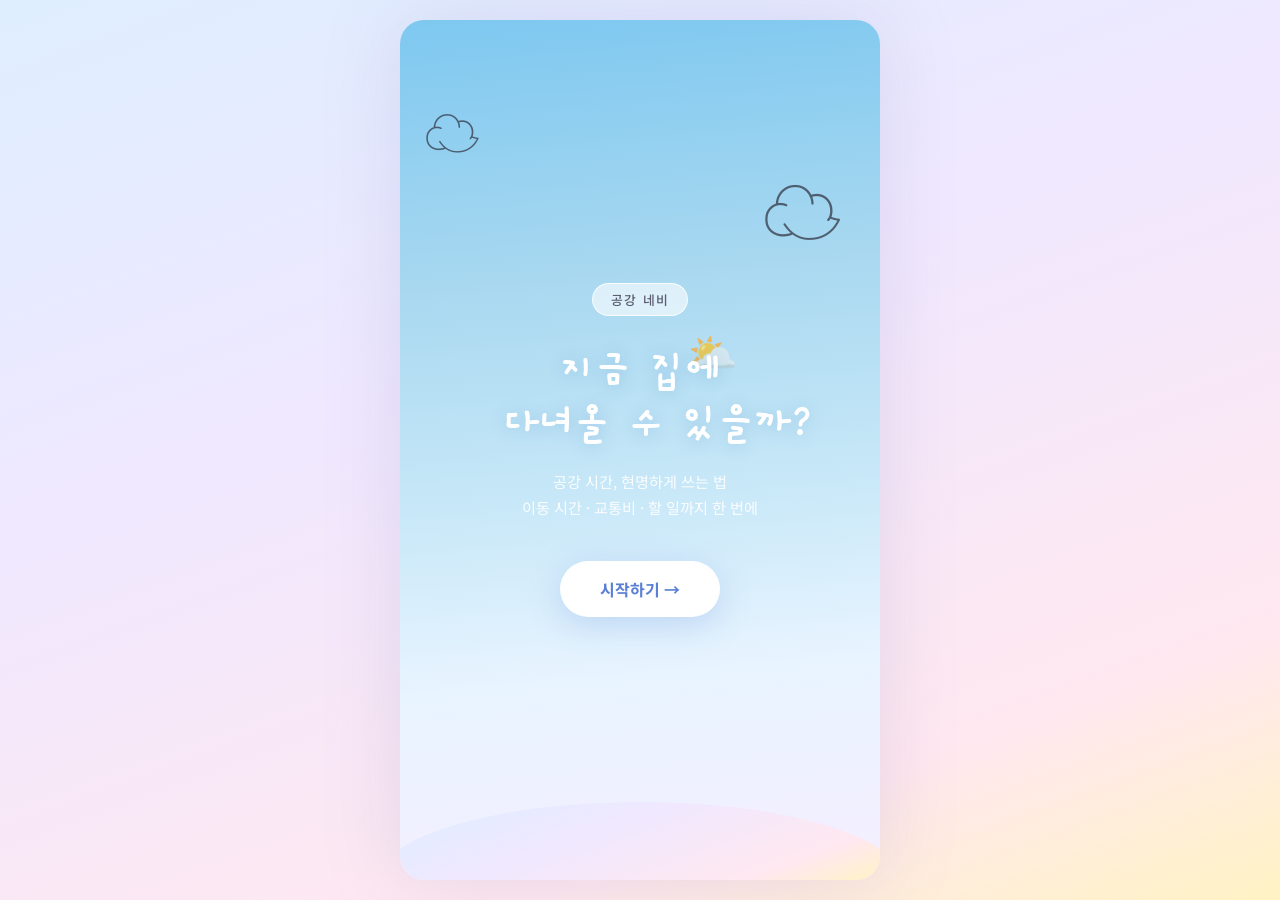
<file: index.html>
<!DOCTYPE html>
<style>
body { background: red; }
</style>
<html lang="ko">
<head>
  <meta charset="UTF-8" />
  <meta name="viewport" content="width=device-width, initial-scale=1.0" />
  <title>공강 네비 🌤️</title>
  <link rel="stylesheet" href="style.css" />
  <link rel="preconnect" href="https://fonts.googleapis.com" />
  <link href="https://fonts.googleapis.com/css2?family=Gaegu:wght@300;400;700&family=Noto+Sans+KR:wght@300;400;500;700&display=swap" rel="stylesheet" />
</head>
<body>

  <div id="screen-onboarding" class="screen active">
    <div class="onboarding-bg">
      <div class="cloud cloud-1">☁️</div>
      <div class="cloud cloud-2">☁️</div>
      <div class="cloud cloud-3">⛅</div>
    </div>
    <div class="onboarding-content">
      <div class="logo-badge">공강 네비</div>
      <h1 class="hero-title">지금 집에<br/><span class="hero-nowrap">다녀올 수 있을까?</span></h1>
      <p class="hero-sub">공강 시간, 현명하게 쓰는 법<br/>이동 시간 · 교통비 · 할 일까지 한 번에</p>
      <button class="btn-start" onclick="goTo('home')">시작하기 →</button>
    </div>
    <div class="wave-bottom"></div>
  </div>

  <div id="screen-app" class="screen">
    <header class="top-bar">
      <div class="top-bar-inner">
        <span class="app-logo">🌤️ 공강 네비</span>
        <div class="top-bar-right">
          <!-- 실시간 타이머 -->
          <div class="live-timer" id="live-timer">
            <span class="timer-icon">⏱️</span>
            <span id="timer-display">--:--:--</span>
            <div class="timer-controls">
              <button class="timer-btn" id="timer-toggle-btn" onclick="toggleTimer()">▶</button>
              <button class="timer-btn" onclick="resetTimer()">↺</button>
            </div>
          </div>
          <div class="meal-badge" id="meal-status" onclick="toggleMeal()">
            <span id="meal-icon">🍚</span>
            <span id="meal-label">식사 전</span>
          </div>
        </div>
      </div>
      <!-- 공강 남은 시간 프로그레스 -->
      <div class="free-time-progress-bar" id="progress-bar-wrap">
        <div class="progress-track">
          <div class="progress-fill" id="progress-fill"></div>
        </div>
        <span class="progress-label" id="progress-label">공강 시간을 입력하세요</span>
      </div>
    </header>

    <main class="page-container">

      <!-- ── HOME ── -->
      <div id="page-home" class="page active">
        <div class="greeting-card">
          <p class="greeting-time" id="greeting-time"></p>
          <p class="greeting-msg" id="greeting-msg"></p>
        </div>

        <div class="summary-row">
          <div class="summary-card" onclick="goTo('travel')">
            <div class="summary-icon">🚌</div>
            <div class="summary-label">이동 계산</div>
            <div class="summary-sub">왕복 시간·요금</div>
          </div>
          <div class="summary-card" onclick="goTo('nearby')">
            <div class="summary-icon">📍</div>
            <div class="summary-label">주변 장소</div>
            <div class="summary-sub">카페·편의점·스터디</div>
          </div>
          <div class="summary-card" onclick="goTo('tasks')">
            <div class="summary-icon">📋</div>
            <div class="summary-label">할 일</div>
            <div class="summary-sub">위치별 우선순위</div>
          </div>
        </div>

        <!-- 최적 스케줄 추천 (홈 요약) -->
        <div id="home-schedule-banner" class="schedule-banner hidden">
          <div class="schedule-banner-title">✨ 지금 공강 추천 스케줄</div>
          <div id="home-schedule-list" class="schedule-banner-list"></div>
          <button class="schedule-more-btn" onclick="goTo('tasks')">자세히 보기 →</button>
        </div>

        <div class="section-title">오늘의 긴급 할 일</div>
        <div id="home-task-preview" class="task-preview-list"></div>

        <div id="home-result-banner" class="result-banner hidden">
          <div class="result-verdict" id="result-verdict-text"></div>
          <div class="result-detail" id="result-detail-text"></div>
        </div>
      </div>

      <!-- ── TRAVEL & COST ── -->
      <div id="page-travel" class="page">
        <div class="page-header">
          <h2>🚌 이동 시간 & 교통비</h2>
          <p class="page-desc">공강 시간에 집에 다녀올 수 있는지 계산해요</p>
        </div>

        <div class="card">
          <label class="input-label">📍 출발지 (현재 위치)</label>
          <input type="text" id="from-place" class="input-field" list="place-options" placeholder="예: 숭실대입구역" value="숭실대입구역" />

          <label class="input-label">🏠 도착지</label>
          <input type="text" id="to-place" class="input-field" list="place-options" placeholder="예: 부개역" value="부개역" />

          <datalist id="place-options"></datalist>

          <div class="route-actions">
            <button class="mini-btn" type="button" onclick="saveCurrentRoute()">출발지/도착지 저장</button>
            <button class="mini-btn secondary" type="button" onclick="swapPlaces()">출발·도착 바꾸기</button>
          </div>

          <label class="input-label">🔎 저장/더미 경로 검색</label>
          <input type="search" id="route-search" class="input-field" placeholder="예: 숭실대입구역, 부개역, 학교" oninput="renderRouteLibrary()" />
          <div id="saved-route-list" class="route-list"></div>
          <div id="route-data-note" class="route-note"></div>

          <label class="input-label">🚌 이동 수단</label>
          <div class="transport-pills">
            <button class="pill active" data-transport="bus" onclick="selectTransport(this)">🚌 버스</button>
            <button class="pill" data-transport="subway" onclick="selectTransport(this)">🚇 지하철</button>
            <button class="pill" data-transport="walk" onclick="selectTransport(this)">🚶 도보</button>
            <button class="pill" data-transport="taxi" onclick="selectTransport(this)">🚕 택시</button>
          </div>

          <label class="input-label">⏱️ 공강 시간 (분)</label>
          <input type="number" id="free-minutes" class="input-field" placeholder="예: 90" min="10" max="300" oninput="syncFreeMinutes('travel')" />

          <label class="input-label">🏠 집에서 머무르는 시간 (분)</label>
          <input type="number" id="home-stay" class="input-field" placeholder="예: 30" min="0" max="120" value="30" />

          <button class="btn-calc" onclick="calcTravel()">계산하기 ✨</button>
        </div>

        <div id="travel-result" class="result-card hidden">
          <div class="result-header" id="travel-verdict"></div>
          <div class="route-summary" id="route-summary"></div>

          <div class="result-grid">
            <div class="result-item">
              <div class="result-item-icon">🕐</div>
              <div class="result-item-label">편도 시간</div>
              <div class="result-item-val" id="r-one-way"></div>
            </div>
            <div class="result-item">
              <div class="result-item-icon">🔄</div>
              <div class="result-item-label">왕복 시간</div>
              <div class="result-item-val" id="r-round-trip"></div>
            </div>
            <div class="result-item">
              <div class="result-item-icon">💰</div>
              <div class="result-item-label">왕복 요금</div>
              <div class="result-item-val" id="r-cost"></div>
            </div>
            <div class="result-item">
              <div class="result-item-icon">🏠</div>
              <div class="result-item-label">여유 시간</div>
              <div class="result-item-val" id="r-margin"></div>
            </div>
          </div>

          <div class="suggestion-box" id="travel-suggestion"></div>

          <div class="result-preview-grid">
            <div class="preview-panel">
              <div class="preview-title">할 일 미리보기</div>
              <div id="result-task-preview" class="preview-list"></div>
            </div>
            <div class="preview-panel">
              <div class="preview-title">출발지 주변 추천</div>
              <div id="result-nearby-preview" class="preview-list"></div>
            </div>
          </div>
        </div>

        <div class="card" style="margin-top:16px;">
          <div class="section-title" style="margin:0 0 12px">💳 선택 경로 교통비 상세</div>
          <div class="cost-row">
            <span id="cost-row-1-label">기본요금</span><span class="cost-val" id="cost-row-1-val">—</span>
          </div>
          <div class="cost-row">
            <span id="cost-row-2-label">거리/환승 반영</span><span class="cost-val" id="cost-row-2-val">—</span>
          </div>
          <div class="cost-row">
            <span id="cost-row-3-label">데이터 출처</span><span class="cost-val" id="cost-row-3-val">더미 데이터</span>
          </div>
          <div class="cost-row total">
            <span>예상 왕복 합계</span><span class="cost-val" id="cost-total-display">—</span>
          </div>
          <p class="cost-note">* 실제 요금은 거리·환승에 따라 달라질 수 있어요</p>
        </div>
      </div>

      <!-- ── NEARBY ── -->
      <div id="page-nearby" class="page">
        <div class="page-header">
          <h2>📍 주변 편의시설</h2>
          <p class="page-desc">출발지 주변에서 공강 시간을 보낼 장소를 추천해요</p>
        </div>

        <div class="filter-row">
          <button class="filter-btn active" data-cat="all" onclick="filterNearby(this, 'all')">전체</button>
          <button class="filter-btn" data-cat="cafe" onclick="filterNearby(this, 'cafe')">☕ 카페</button>
          <button class="filter-btn" data-cat="study" onclick="filterNearby(this, 'study')">📚 스터디</button>
          <button class="filter-btn" data-cat="convenience" onclick="filterNearby(this, 'convenience')">🏪 편의점</button>
          <button class="filter-btn" data-cat="food" onclick="filterNearby(this, 'food')">🍜 식당</button>
        </div>

        <div class="free-time-bar">
          <span id="nearby-origin-label">⏱️ 출발지 주변 · 남은 공강</span>
          <input type="number" id="nearby-free-min" class="inline-input" value="60" min="10" max="300" oninput="syncFreeMinutes('nearby')" />
          <span>분</span>
        </div>

        <div id="nearby-list" class="nearby-grid"></div>
      </div>

      <!-- ── TASKS ── -->
      <div id="page-tasks" class="page">
        <div class="page-header">
          <h2>📋 위치별 할 일</h2>
          <p class="page-desc">장소에 따라 할 일을 관리하고 최적 스케줄을 확인해요</p>
        </div>

        <!-- 최적 스케줄 추천 섹션 -->
        <div class="schedule-section" id="schedule-section">
          <div class="schedule-header">
            <span class="schedule-header-title">✨ 공강 최적 스케줄</span>
            <div class="schedule-free-input">
              <span>남은 공강</span>
              <input type="number" id="schedule-free-min" class="inline-input" value="90" min="10" max="300" oninput="renderSchedule()" />
              <span>분</span>
            </div>
          </div>
          <div id="schedule-tabs" class="schedule-tabs">
            <button class="stab active" data-mode="priority" onclick="switchScheduleTab(this,'priority')">🔥 우선순위</button>
            <button class="stab" data-mode="fit" onclick="switchScheduleTab(this,'fit')">⚡ 시간 최적</button>
            <button class="stab" data-mode="balance" onclick="switchScheduleTab(this,'balance')">⚖️ 균형</button>
          </div>
          <div id="schedule-result" class="schedule-result"></div>
        </div>

        <!-- 실시간 타이머 연동 현황 -->
        <div class="timer-status-bar" id="timer-status-bar">
          <span id="timer-status-text">⏱️ 타이머를 시작하면 남은 공강이 실시간으로 줄어들어요</span>
          <button class="timer-status-btn" onclick="toggleTimer()">▶ 시작</button>
        </div>

        <div class="card add-task-card">
          <div class="section-title" style="margin:0 0 12px">➕ 할 일 추가</div>
          <input type="text" id="task-title" class="input-field" placeholder="할 일을 입력하세요" />

          <label class="input-label">📍 장소</label>
          <div class="transport-pills">
            <button class="pill active" data-loc="home" onclick="selectLoc(this)">🏠 집</button>
            <button class="pill" data-loc="school" onclick="selectLoc(this)">🏫 학교</button>
            <button class="pill" data-loc="anywhere" onclick="selectLoc(this)">🌍 어디서나</button>
          </div>

          <label class="input-label">🔥 우선순위</label>
          <div class="priority-pills">
            <button class="priority-pill urgent active" data-pri="urgent" onclick="selectPri(this)">긴급</button>
            <button class="priority-pill high" data-pri="high" onclick="selectPri(this)">높음</button>
            <button class="priority-pill mid" data-pri="mid" onclick="selectPri(this)">보통</button>
            <button class="priority-pill low" data-pri="low" onclick="selectPri(this)">낮음</button>
          </div>

          <label class="input-label">⏳ 소요 시간 (분)</label>
          <input type="number" id="task-duration" class="input-field" placeholder="예: 30" min="5" max="300" value="30" />

          <label class="input-label">📅 마감일 (선택)</label>
          <input type="date" id="task-due" class="input-field" />

          <label class="input-label">🍽️ 식사 후 해야 하나요?</label>
          <div class="transport-pills">
            <button class="pill active" data-meal="any" onclick="selectMealReq(this)">상관없음</button>
            <button class="pill" data-meal="after" onclick="selectMealReq(this)">식사 후</button>
            <button class="pill" data-meal="before" onclick="selectMealReq(this)">식사 전</button>
          </div>

          <button class="btn-calc" onclick="addTask()">추가하기 ✅</button>
        </div>

        <div class="section-title">📍 현재 위치별 할 일</div>
        <div class="location-tabs">
          <button class="loc-tab active" data-loc="all" onclick="switchLocTab(this, 'all')">전체</button>
          <button class="loc-tab" data-loc="home" onclick="switchLocTab(this, 'home')">🏠 집</button>
          <button class="loc-tab" data-loc="school" onclick="switchLocTab(this, 'school')">🏫 학교</button>
          <button class="loc-tab" data-loc="anywhere" onclick="switchLocTab(this, 'anywhere')">🌍 어디서나</button>
        </div>

        <div id="task-list" class="task-list"></div>
      </div>

    </main>

    <nav class="bottom-nav">
      <button class="nav-btn active" data-page="home" onclick="goTo('home')">
        <span class="nav-icon">🏠</span>
        <span class="nav-label">홈</span>
      </button>
      <button class="nav-btn" data-page="travel" onclick="goTo('travel')">
        <span class="nav-icon">🚌</span>
        <span class="nav-label">이동</span>
      </button>
      <button class="nav-btn" data-page="nearby" onclick="goTo('nearby')">
        <span class="nav-icon">📍</span>
        <span class="nav-label">주변</span>
      </button>
      <button class="nav-btn" data-page="tasks" onclick="goTo('tasks')">
        <span class="nav-icon">📋</span>
        <span class="nav-label">할 일</span>
      </button>
    </nav>
  </div>

  <script src="app.js"></script>
</body>
</html>
</file>
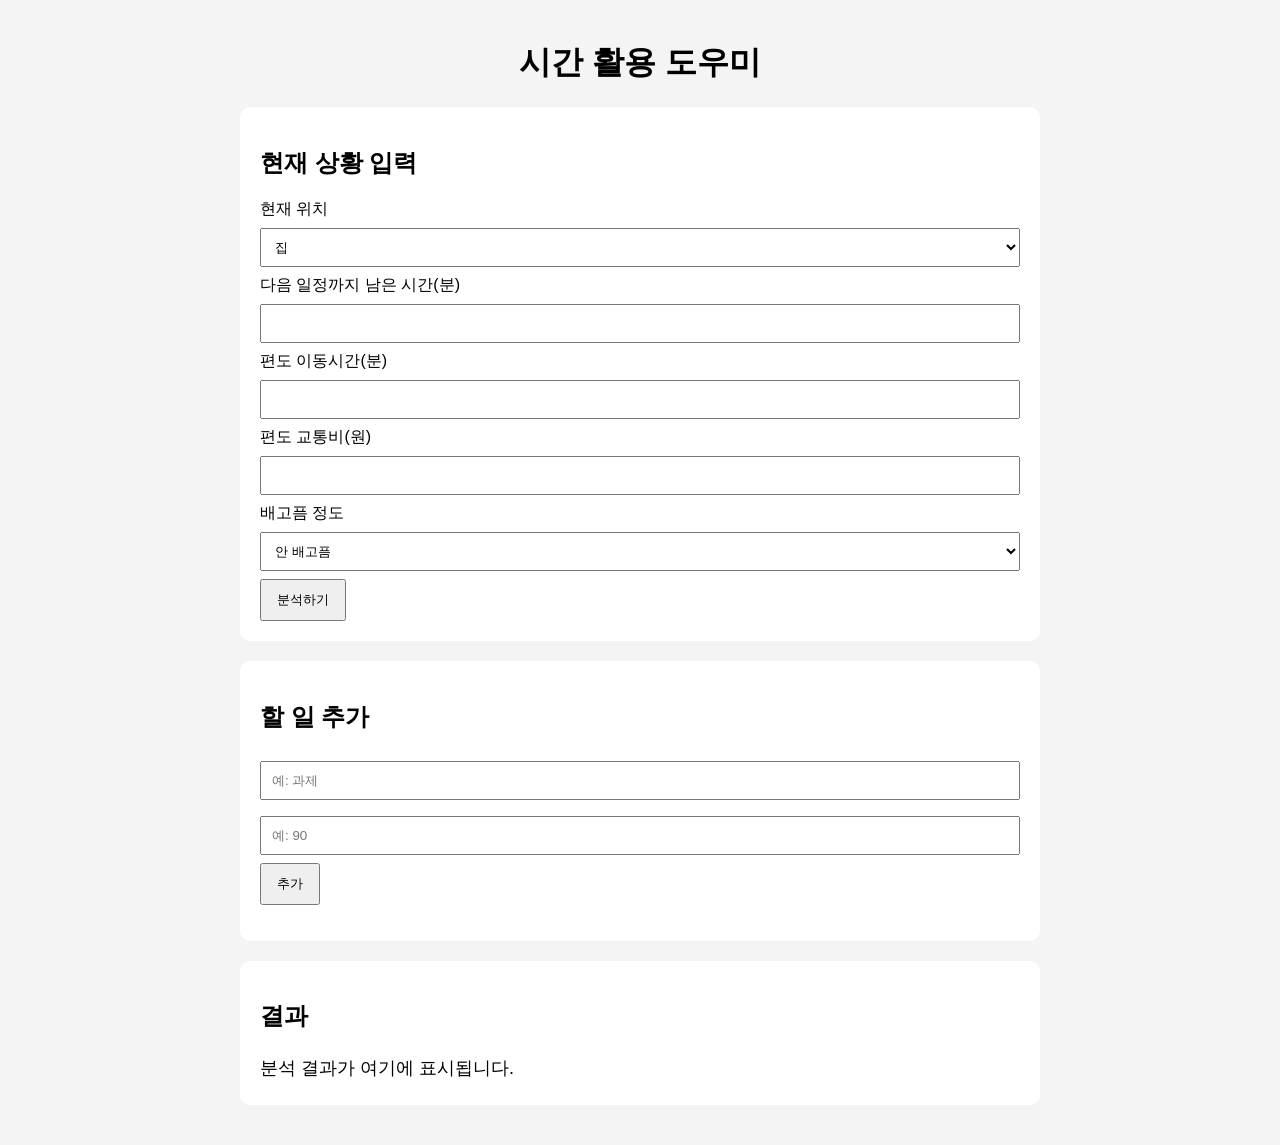
<file: assignment.html>
<!DOCTYPE html>
<html lang="ko">
<head>
<meta charset="UTF-8">
<meta name="viewport" content="width=device-width, initial-scale=1.0">
<title>시간 활용 도우미</title>

<style>
body{
    font-family: Arial, sans-serif;
    max-width: 800px;
    margin: auto;
    padding: 20px;
    background-color: #f4f4f4;
}

h1{
    text-align:center;
}

.card{
    background:white;
    padding:20px;
    margin:20px 0;
    border-radius:10px;
}

input, select{
    width:100%;
    padding:10px;
    margin:8px 0;
    box-sizing:border-box;
}

button{
    padding:10px 15px;
    cursor:pointer;
}

#result{
    font-size:18px;
    line-height:1.8;
}
</style>
</head>

<body>

<h1>시간 활용 도우미</h1>

<div class="card">

<h2>현재 상황 입력</h2>

<label>현재 위치</label>
<select id="location">
    <option>집</option>
    <option>학교</option>
    <option>알바</option>
</select>

<label>다음 일정까지 남은 시간(분)</label>
<input type="number" id="freeTime">

<label>편도 이동시간(분)</label>
<input type="number" id="travelTime">

<label>편도 교통비(원)</label>
<input type="number" id="cost">

<label>배고픔 정도</label>
<select id="hungry">
    <option>안 배고픔</option>
    <option>보통</option>
    <option>배고픔</option>
</select>

<button onclick="analyze()">분석하기</button>

</div>

<div class="card">

<h2>할 일 추가</h2>

<input type="text" id="taskName" placeholder="예: 과제">
<input type="number" id="taskTime" placeholder="예: 90">

<button onclick="addTask()">추가</button>

<ul id="taskList"></ul>

</div>

<div class="card">

<h2>결과</h2>

<div id="result">
분석 결과가 여기에 표시됩니다.
</div>

</div>

<script>

let tasks = [];

function addTask(){

    let name =
    document.getElementById("taskName").value;

    let time =
    Number(document.getElementById("taskTime").value);

    if(name === "" || time <= 0){
        return;
    }

    tasks.push({
        name:name,
        time:time
    });

    renderTasks();

    document.getElementById("taskName").value="";
    document.getElementById("taskTime").value="";
}

function renderTasks(){

    let list =
    document.getElementById("taskList");

    list.innerHTML="";

    for(let task of tasks){

        list.innerHTML +=
        `<li>${task.name} (${task.time}분)</li>`;
    }
}

function analyze(){

    let free =
    Number(document.getElementById("freeTime").value);

    let travel =
    Number(document.getElementById("travelTime").value);

    let cost =
    Number(document.getElementById("cost").value);

    let hungry =
    document.getElementById("hungry").value;

    let realTime =
    free - (travel * 2);

    let meal = "불필요";

    if(hungry === "배고픔"){
        realTime -= 30;
        meal = "권장";
    }

    let possible = [];

    for(let task of tasks){

        if(task.time <= realTime){
            possible.push(task.name);
        }
    }

    document.getElementById("result").innerHTML =

    `
    실제 활용 가능 시간 : <b>${realTime}</b>분<br><br>

    예상 왕복 교통비 : <b>${cost*2}</b>원<br><br>

    식사 여부 : <b>${meal}</b><br><br>

    가능한 활동 :<br>
    ${possible.length ? possible.join("<br>") : "추천 활동 없음"}
    `;
}

</script>

</body>
</html>
</file>
<file: style.css>
:root {
  --sky-blue: #b8d9f5;
  --sky-light: #deeeff;
  --cloud-white: #f5f0ff;
  --mint: #c8edd9;
  --peach: #ffddd2;
  --lavender: #e8deff;
  --yellow-soft: #fff3c4;
  --coral: #ffb3a0;
  --green-soft: #a8d8b9;
  --text-dark: #2d2d3a;
  --text-mid: #5c5c72;
  --text-light: #9898b0;
  --card-bg: rgba(255,255,255,0.82);
  --card-blur: blur(14px);
  --border-soft: rgba(180,180,220,0.25);
  --shadow: 0 4px 24px rgba(120,120,180,0.12);
  --shadow-lg: 0 8px 40px rgba(100,100,180,0.18);
  --radius: 20px;
  --radius-sm: 12px;
  --font-display: 'Gaegu', cursive;
  --font-body: 'Noto Sans KR', sans-serif;
}

*, *::before, *::after { box-sizing: border-box; margin: 0; padding: 0; }

html, body {
  height: 100%;
}

body {
  font-family: var(--font-body);
  background: linear-gradient(160deg, #deeeff 0%, #f0e8ff 40%, #ffe8f0 80%, #fff3c4 100%);
  background-attachment: fixed;
  min-height: 100vh;
  color: var(--text-dark);
  overflow-x: hidden;
  display: flex;
  flex-direction: column;
  align-items: center;
}

/* ── SCREENS ── */
.screen {
  display: none;
  width: 100%;
  max-width: 480px;
  min-height: 100vh;
  flex-direction: column;
  position: relative;
  box-shadow: 0 0 80px rgba(120,120,180,0.18);
}
.screen.active {
  display: flex;
}

/* ── ONBOARDING ── */
#screen-onboarding {
  background: linear-gradient(175deg, #7ec8f0 0%, #a8d8f0 30%, #c8e8f8 55%, #e8f4ff 75%, #f5eeff 100%);
  align-items: center;
  justify-content: center;
  overflow: hidden;
}

.onboarding-bg { position: absolute; inset: 0; pointer-events: none; }

.cloud {
  position: absolute;
  font-size: 4rem;
  opacity: 0.7;
  animation: float 6s ease-in-out infinite;
}
.cloud-1 { top: 8%; left: 5%; animation-delay: 0s; font-size: 3.5rem; }
.cloud-2 { top: 15%; right: 8%; animation-delay: 2s; font-size: 5rem; }
.cloud-3 { top: 35%; left: 60%; animation-delay: 4s; font-size: 2.5rem; }

@keyframes float {
  0%, 100% { transform: translateY(0px) rotate(-3deg); }
  50% { transform: translateY(-18px) rotate(3deg); }
}

.onboarding-content {
  position: relative;
  z-index: 2;
  text-align: center;
  padding: 40px 32px;
  max-width: 340px;
}

.logo-badge {
  display: inline-block;
  background: rgba(255,255,255,0.6);
  backdrop-filter: blur(8px);
  border: 1.5px solid rgba(255,255,255,0.8);
  padding: 6px 18px;
  border-radius: 40px;
  font-size: 0.8rem;
  font-weight: 500;
  color: var(--text-mid);
  letter-spacing: 0.08em;
  margin-bottom: 28px;
}

.hero-title {
  font-family: var(--font-display);
  font-size: 2.75rem;
  font-weight: 700;
  color: #fff;
  text-shadow: 0 2px 16px rgba(80,140,200,0.3);
  line-height: 1.2;
  margin-bottom: 20px;
}

.hero-nowrap { white-space: nowrap; }

.hero-sub {
  font-size: 0.95rem;
  color: rgba(255,255,255,0.9);
  line-height: 1.7;
  margin-bottom: 40px;
}

.btn-start {
  background: #fff;
  color: #5a7fd4;
  border: none;
  padding: 16px 40px;
  border-radius: 50px;
  font-size: 1rem;
  font-weight: 700;
  font-family: var(--font-body);
  cursor: pointer;
  box-shadow: 0 8px 32px rgba(100,140,220,0.25);
  transition: transform 0.2s, box-shadow 0.2s;
}
.btn-start:hover {
  transform: translateY(-3px);
  box-shadow: 0 12px 40px rgba(100,140,220,0.35);
}

.wave-bottom {
  position: absolute;
  bottom: -2px;
  left: 0; right: 0;
  height: 80px;
  background: linear-gradient(160deg, #deeeff 0%, #f0e8ff 40%, #ffe8f0 80%, #fff3c4 100%);
  clip-path: ellipse(55% 100% at 50% 100%);
}

/* ── APP SHELL ── */
#screen-app {
  background: linear-gradient(160deg, #f0f6ff 0%, #f5f0ff 50%, #fff5f0 100%);
}

.top-bar {
  position: sticky;
  top: 0;
  z-index: 100;
  background: rgba(255,255,255,0.82);
  backdrop-filter: blur(16px);
  border-bottom: 1px solid var(--border-soft);
  width: 100%;
}

.top-bar-inner {
  display: flex;
  align-items: center;
  justify-content: space-between;
  padding: 10px 16px;
  gap: 8px;
}

.app-logo {
  font-family: var(--font-display);
  font-size: 1.1rem;
  font-weight: 700;
  color: var(--text-dark);
  white-space: nowrap;
}

.top-bar-right {
  display: flex;
  align-items: center;
  gap: 6px;
  flex-shrink: 0;
}

.live-timer {
  display: flex;
  align-items: center;
  gap: 5px;
  background: rgba(255,255,255,0.65);
  border: 1.5px solid var(--border-soft);
  border-radius: 30px;
  padding: 4px 10px;
  font-size: 0.72rem;
  font-weight: 700;
  color: var(--text-mid);
  transition: all 0.3s;
}
.live-timer.running {
  background: linear-gradient(135deg, #c8edd9, #deeeff);
  border-color: rgba(100,200,150,0.3);
  color: #2e8b57;
}
#timer-display {
  font-family: 'Courier New', monospace;
  font-size: 0.78rem;
  letter-spacing: 0.02em;
  min-width: 48px;
  text-align: center;
}
.timer-icon { font-size: 0.85rem; }
.timer-controls { display: flex; gap: 3px; }
.timer-btn {
  background: rgba(255,255,255,0.7);
  border: 1px solid var(--border-soft);
  border-radius: 6px;
  padding: 2px 6px;
  font-size: 0.7rem;
  cursor: pointer;
  transition: all 0.15s;
  line-height: 1.4;
}
.timer-btn:hover { background: var(--lavender); border-color: #a0b8f0; }

.meal-badge {
  display: flex;
  align-items: center;
  gap: 5px;
  background: var(--yellow-soft);
  border: 1.5px solid rgba(200,170,60,0.2);
  padding: 5px 10px;
  border-radius: 30px;
  font-size: 0.75rem;
  font-weight: 500;
  color: var(--text-mid);
  cursor: pointer;
  transition: all 0.2s;
  white-space: nowrap;
}
.meal-badge.ate { background: var(--mint); border-color: rgba(100,180,120,0.2); }

.free-time-progress-bar {
  padding: 4px 16px 8px;
  display: flex;
  align-items: center;
  gap: 8px;
}
.progress-track {
  flex: 1;
  height: 5px;
  background: rgba(180,180,220,0.18);
  border-radius: 10px;
  overflow: hidden;
}
.progress-fill {
  height: 100%;
  background: linear-gradient(90deg, #a0c4f4, #b4a8f8);
  border-radius: 10px;
  transition: width 0.8s ease, background 0.4s;
  width: 0%;
}
.progress-fill.warn   { background: linear-gradient(90deg, #ffd166, #ffa94d); }
.progress-fill.danger { background: linear-gradient(90deg, #ff6b6b, #ee4444); }
.progress-label {
  font-size: 0.64rem;
  color: var(--text-light);
  white-space: nowrap;
  min-width: 110px;
  text-align: right;
}

.page-container {
  flex: 1;
  overflow-y: auto;
  width: 100%;
  padding-bottom: 80px;
}

.page { display: none; padding: 20px 16px; animation: fadeUp 0.3s ease; }
.page.active { display: block; }

@keyframes fadeUp {
  from { opacity: 0; transform: translateY(12px); }
  to   { opacity: 1; transform: translateY(0); }
}

.bottom-nav {
  position: sticky;
  bottom: 0;
  width: 100%;
  background: rgba(255,255,255,0.92);
  backdrop-filter: blur(20px);
  border-top: 1px solid var(--border-soft);
  display: flex;
  padding: 8px 0 env(safe-area-inset-bottom, 8px);
  z-index: 100;
}

.nav-btn {
  flex: 1;
  display: flex;
  flex-direction: column;
  align-items: center;
  gap: 3px;
  background: none;
  border: none;
  cursor: pointer;
  padding: 6px 4px;
  transition: all 0.2s;
}
.nav-icon { font-size: 1.4rem; }
.nav-label { font-size: 0.65rem; color: var(--text-light); font-weight: 500; }
.nav-btn.active .nav-label { color: #7a9de8; font-weight: 700; }
.nav-btn.active .nav-icon  { transform: scale(1.15); }

/* ── HOME ── */
.greeting-card {
  background: linear-gradient(135deg, #b8d9f5, #e8deff);
  border-radius: var(--radius);
  padding: 24px 22px;
  margin-bottom: 20px;
  position: relative;
  overflow: hidden;
}
.greeting-card::after {
  content: '☁️';
  position: absolute;
  right: 16px; top: 12px;
  font-size: 3rem;
  opacity: 0.4;
}
.greeting-time { font-size: 0.8rem; color: rgba(50,50,90,0.6); margin-bottom: 6px; }
.greeting-msg  { font-family: var(--font-display); font-size: 1.5rem; color: var(--text-dark); font-weight: 700; }

.summary-row {
  display: grid;
  grid-template-columns: repeat(3, 1fr);
  gap: 10px;
  margin-bottom: 24px;
}
.summary-card {
  background: var(--card-bg);
  backdrop-filter: var(--card-blur);
  border: 1px solid var(--border-soft);
  border-radius: var(--radius);
  padding: 18px 10px;
  text-align: center;
  cursor: pointer;
  transition: all 0.2s;
  box-shadow: var(--shadow);
}
.summary-card:hover { transform: translateY(-4px); box-shadow: var(--shadow-lg); }
.summary-icon  { font-size: 1.8rem; margin-bottom: 8px; }
.summary-label { font-size: 0.8rem; font-weight: 700; color: var(--text-dark); }
.summary-sub   { font-size: 0.65rem; color: var(--text-light); margin-top: 3px; }

.section-title {
  font-size: 0.85rem;
  font-weight: 700;
  color: var(--text-mid);
  margin-bottom: 12px;
  letter-spacing: 0.04em;
}

.task-preview-list { display: flex; flex-direction: column; gap: 8px; }
.task-preview-item {
  background: var(--card-bg);
  backdrop-filter: var(--card-blur);
  border: 1px solid var(--border-soft);
  border-radius: var(--radius-sm);
  padding: 12px 16px;
  display: flex;
  align-items: center;
  gap: 12px;
  box-shadow: var(--shadow);
}
.task-preview-pri { width: 8px; height: 8px; border-radius: 50%; flex-shrink: 0; }
.pri-urgent { background: #ff6b6b; }
.pri-high   { background: #ffa94d; }
.pri-mid    { background: #74c0fc; }
.pri-low    { background: #a9e34b; }
.task-preview-text { flex: 1; font-size: 0.85rem; font-weight: 500; }
.task-preview-loc  { font-size: 0.7rem; color: var(--text-light); }

.result-banner {
  margin-top: 20px;
  border-radius: var(--radius);
  padding: 20px;
  background: linear-gradient(135deg, #c8edd9, #deeeff);
  border: 1px solid rgba(100,200,150,0.2);
}
.result-verdict { font-family: var(--font-display); font-size: 1.6rem; font-weight: 700; margin-bottom: 6px; }
.result-detail  { font-size: 0.85rem; color: var(--text-mid); }

/* ── SCHEDULE BANNER (HOME) ── */
.schedule-banner {
  margin-top: 16px;
  background: linear-gradient(135deg, rgba(200,230,255,0.85), rgba(220,210,255,0.85));
  border: 1px solid rgba(160,184,240,0.3);
  border-radius: var(--radius);
  padding: 16px 18px;
  box-shadow: var(--shadow);
}
.schedule-banner-title { font-size: 0.82rem; font-weight: 800; color: var(--text-dark); margin-bottom: 10px; }
.schedule-banner-list  { display: flex; flex-direction: column; gap: 6px; margin-bottom: 10px; }
.schedule-banner-item  { display: flex; align-items: center; gap: 8px; font-size: 0.82rem; color: var(--text-mid); }
.schedule-banner-dot   { width: 7px; height: 7px; border-radius: 50%; flex-shrink: 0; }
.schedule-banner-dur   { margin-left: auto; font-size: 0.7rem; background: var(--yellow-soft); color: #8a6a00; padding: 2px 8px; border-radius: 10px; font-weight: 600; }
.schedule-more-btn     { background: none; border: none; color: #5a7fd4; font-size: 0.78rem; font-weight: 700; cursor: pointer; font-family: var(--font-body); padding: 0; }

/* ── PAGE HEADER ── */
.page-header { margin-bottom: 20px; }
.page-header h2 { font-family: var(--font-display); font-size: 1.6rem; font-weight: 700; margin-bottom: 4px; }
.page-desc { font-size: 0.82rem; color: var(--text-light); }

/* ── CARD ── */
.card {
  background: var(--card-bg);
  backdrop-filter: var(--card-blur);
  border: 1px solid var(--border-soft);
  border-radius: var(--radius);
  padding: 20px;
  box-shadow: var(--shadow);
}

/* ── INPUTS ── */
.input-label {
  display: block;
  font-size: 0.78rem;
  font-weight: 600;
  color: var(--text-mid);
  margin: 14px 0 6px;
  letter-spacing: 0.03em;
}
.input-label:first-child { margin-top: 0; }

.input-field {
  width: 100%;
  padding: 12px 14px;
  background: rgba(255,255,255,0.7);
  border: 1.5px solid var(--border-soft);
  border-radius: var(--radius-sm);
  font-family: var(--font-body);
  font-size: 0.9rem;
  color: var(--text-dark);
  outline: none;
  transition: border-color 0.2s, box-shadow 0.2s;
}
.input-field:focus {
  border-color: #a0b8f0;
  box-shadow: 0 0 0 3px rgba(160,184,240,0.2);
}

/* ── PILLS ── */
.transport-pills { display: flex; flex-wrap: wrap; gap: 8px; }
.pill {
  background: rgba(255,255,255,0.7);
  border: 1.5px solid var(--border-soft);
  border-radius: 30px;
  padding: 8px 16px;
  font-size: 0.82rem;
  font-family: var(--font-body);
  font-weight: 500;
  color: var(--text-mid);
  cursor: pointer;
  transition: all 0.2s;
}
.pill:hover { border-color: #a0b8f0; color: #5a7fd4; }
.pill.active { background: linear-gradient(135deg, #b8d9f5, #c8c8f8); border-color: #a0b8f0; color: #3a5db8; font-weight: 700; }

.priority-pills { display: flex; gap: 8px; flex-wrap: wrap; }
.priority-pill { padding: 8px 16px; border-radius: 30px; border: 1.5px solid; font-size: 0.8rem; font-family: var(--font-body); font-weight: 600; cursor: pointer; transition: all 0.2s; }
.priority-pill.urgent { border-color: #ff6b6b; color: #ff6b6b; background: rgba(255,107,107,0.06); }
.priority-pill.high   { border-color: #ffa94d; color: #e08030; background: rgba(255,169,77,0.06); }
.priority-pill.mid    { border-color: #74c0fc; color: #3a8bd4; background: rgba(116,192,252,0.06); }
.priority-pill.low    { border-color: #a9e34b; color: #5a8a10; background: rgba(169,227,75,0.06); }
.priority-pill.urgent.active { background: #ff6b6b; color: #fff; }
.priority-pill.high.active   { background: #ffa94d; color: #fff; }
.priority-pill.mid.active    { background: #74c0fc; color: #fff; }
.priority-pill.low.active    { background: #a9e34b; color: #fff; }

.btn-calc {
  width: 100%;
  margin-top: 20px;
  padding: 15px;
  background: linear-gradient(135deg, #a0c4f4, #b4a8f8);
  border: none;
  border-radius: var(--radius-sm);
  color: #fff;
  font-size: 1rem;
  font-weight: 700;
  font-family: var(--font-body);
  cursor: pointer;
  box-shadow: 0 4px 20px rgba(140,160,240,0.35);
  transition: all 0.2s;
}
.btn-calc:hover  { transform: translateY(-2px); box-shadow: 0 8px 28px rgba(140,160,240,0.45); }
.btn-calc:active { transform: scale(0.98); }

/* ── RESULT CARD ── */
.result-card {
  margin-top: 16px;
  background: linear-gradient(135deg, rgba(200,237,217,0.9), rgba(188,220,252,0.9));
  backdrop-filter: var(--card-blur);
  border: 1px solid rgba(150,210,180,0.3);
  border-radius: var(--radius);
  padding: 20px;
  box-shadow: var(--shadow);
}
.result-card.go   { background: linear-gradient(135deg, rgba(200,237,217,0.9), rgba(220,250,235,0.9)); }
.result-card.stay { background: linear-gradient(135deg, rgba(255,221,210,0.9), rgba(255,200,200,0.9)); }

.result-header { font-family: var(--font-display); font-size: 1.8rem; font-weight: 700; text-align: center; margin-bottom: 16px; }

.result-grid { display: grid; grid-template-columns: 1fr 1fr; gap: 12px; margin-bottom: 16px; }
.result-item { background: rgba(255,255,255,0.65); border-radius: var(--radius-sm); padding: 14px 12px; text-align: center; }
.result-item-icon  { font-size: 1.4rem; margin-bottom: 4px; }
.result-item-label { font-size: 0.7rem; color: var(--text-light); margin-bottom: 4px; }
.result-item-val   { font-size: 1rem; font-weight: 700; color: var(--text-dark); }

.suggestion-box { background: rgba(255,255,255,0.55); border-radius: var(--radius-sm); padding: 14px 16px; font-size: 0.85rem; color: var(--text-mid); line-height: 1.6; }

.result-preview-grid { display: grid; grid-template-columns: 1fr 1fr; gap: 10px; margin-top: 12px; }
.preview-panel { background: rgba(255,255,255,0.58); border: 1px solid rgba(255,255,255,0.55); border-radius: var(--radius-sm); padding: 12px; min-width: 0; }
.preview-title { font-size: 0.72rem; font-weight: 800; color: var(--text-mid); margin-bottom: 8px; }
.preview-list  { display: flex; flex-direction: column; gap: 7px; }
.preview-item, .preview-place { min-width: 0; font-size: 0.72rem; color: var(--text-mid); line-height: 1.35; }
.preview-item  { display: flex; align-items: center; gap: 6px; }
.preview-place strong { display: block; color: var(--text-dark); font-size: 0.74rem; white-space: nowrap; overflow: hidden; text-overflow: ellipsis; }
.preview-place span   { display: block; color: var(--text-light); font-size: 0.68rem; white-space: nowrap; }
.preview-empty { color: var(--text-light); font-size: 0.68rem; }
.preview-dot   { width: 7px; height: 7px; border-radius: 50%; flex-shrink: 0; }

/* ── COST ── */
.cost-row { display: flex; justify-content: space-between; align-items: center; padding: 10px 0; border-bottom: 1px solid var(--border-soft); font-size: 0.85rem; color: var(--text-mid); }
.cost-row:last-of-type { border-bottom: none; }
.cost-row.total { font-weight: 700; font-size: 0.95rem; color: var(--text-dark); }
.cost-val  { font-weight: 600; }
.cost-note { font-size: 0.72rem; color: var(--text-light); margin-top: 10px; }

/* ── ROUTE ── */
.route-actions { display: grid; grid-template-columns: 1fr 1fr; gap: 8px; margin-top: 10px; }
.mini-btn { border: 1.5px solid var(--border-soft); border-radius: var(--radius-sm); background: rgba(255,255,255,0.78); color: var(--text-mid); font-family: var(--font-body); font-size: 0.78rem; font-weight: 700; padding: 10px 8px; cursor: pointer; transition: all 0.2s; }
.mini-btn:hover { border-color: #a0b8f0; color: #3a5db8; transform: translateY(-1px); }
.mini-btn.secondary { background: rgba(232,222,255,0.55); }

.route-list { display: flex; flex-direction: column; gap: 8px; margin-top: 10px; max-height: 190px; overflow-y: auto; }
.route-chip { display: flex; justify-content: space-between; align-items: center; gap: 10px; padding: 10px 12px; border: 1px solid var(--border-soft); border-radius: var(--radius-sm); background: rgba(255,255,255,0.62); cursor: pointer; transition: all 0.2s; }
.route-chip:hover { border-color: #a0b8f0; transform: translateX(3px); }
.route-chip strong { display: block; font-size: 0.82rem; margin-bottom: 3px; }
.route-chip span, .route-chip em, .route-empty, .route-note, .route-summary { font-size: 0.72rem; color: var(--text-light); }
.route-chip em  { flex-shrink: 0; font-style: normal; font-weight: 700; color: #5a7fd4; }
.route-empty    { padding: 12px; text-align: center; border: 1px dashed var(--border-soft); border-radius: var(--radius-sm); }
.route-note     { margin-top: 8px; line-height: 1.5; }
.route-summary  { margin: -4px 0 14px; padding: 10px 12px; border-radius: var(--radius-sm); background: rgba(255,255,255,0.55); color: var(--text-mid); line-height: 1.5; }

/* ── FILTER / NEARBY ── */
.filter-row { display: flex; gap: 8px; overflow-x: auto; padding-bottom: 8px; margin-bottom: 14px; scrollbar-width: none; }
.filter-row::-webkit-scrollbar { display: none; }
.filter-btn { white-space: nowrap; background: rgba(255,255,255,0.7); border: 1.5px solid var(--border-soft); border-radius: 30px; padding: 8px 16px; font-size: 0.8rem; font-family: var(--font-body); font-weight: 500; color: var(--text-mid); cursor: pointer; transition: all 0.2s; }
.filter-btn.active { background: linear-gradient(135deg, #b8d9f5, #c8c8f8); border-color: #a0b8f0; color: #3a5db8; font-weight: 700; }

.free-time-bar { display: flex; align-items: center; gap: 8px; background: var(--yellow-soft); border-radius: var(--radius-sm); padding: 12px 16px; font-size: 0.85rem; font-weight: 600; color: var(--text-mid); margin-bottom: 16px; }
.inline-input  { width: 56px; padding: 4px 8px; border: 1.5px solid rgba(200,170,60,0.3); border-radius: 8px; font-family: var(--font-body); font-size: 0.85rem; background: rgba(255,255,255,0.6); text-align: center; outline: none; }

.nearby-grid { display: flex; flex-direction: column; gap: 12px; }
.nearby-card { background: var(--card-bg); backdrop-filter: var(--card-blur); border: 1px solid var(--border-soft); border-radius: var(--radius); padding: 16px 18px; display: flex; align-items: center; gap: 14px; box-shadow: var(--shadow); transition: all 0.2s; cursor: pointer; }
.nearby-card:hover { transform: translateX(4px); box-shadow: var(--shadow-lg); }
.nearby-card.not-enough { opacity: 0.5; }
.nearby-emoji { font-size: 2rem; width: 44px; text-align: center; flex-shrink: 0; }
.nearby-info  { flex: 1; }
.nearby-name  { font-weight: 700; font-size: 0.92rem; margin-bottom: 3px; }
.nearby-meta  { font-size: 0.75rem; color: var(--text-light); display: flex; gap: 10px; }
.nearby-tag   { font-size: 0.68rem; padding: 3px 10px; border-radius: 20px; font-weight: 600; background: var(--lavender); color: #6a5acd; }
.nearby-tag.ok    { background: var(--mint); color: #2e8b57; }
.nearby-tag.tight { background: var(--peach); color: #c0392b; }

/* ── TASKS ── */
.add-task-card { margin-bottom: 24px; }
.location-tabs { display: flex; gap: 8px; margin-bottom: 14px; overflow-x: auto; scrollbar-width: none; }
.location-tabs::-webkit-scrollbar { display: none; }
.loc-tab { white-space: nowrap; background: rgba(255,255,255,0.7); border: 1.5px solid var(--border-soft); border-radius: 30px; padding: 8px 16px; font-size: 0.8rem; font-family: var(--font-body); font-weight: 500; color: var(--text-mid); cursor: pointer; transition: all 0.2s; }
.loc-tab.active { background: linear-gradient(135deg, #b8d9f5, #c8c8f8); border-color: #a0b8f0; color: #3a5db8; font-weight: 700; }

.task-list { display: flex; flex-direction: column; gap: 10px; }
.task-item { background: var(--card-bg); backdrop-filter: var(--card-blur); border: 1px solid var(--border-soft); border-radius: var(--radius); padding: 14px 16px; display: flex; align-items: flex-start; gap: 12px; box-shadow: var(--shadow); transition: all 0.2s; animation: fadeUp 0.25s ease; }
.task-item.done { opacity: 0.5; }
.task-item.done .task-title-text { text-decoration: line-through; }

.task-check { width: 22px; height: 22px; border: 2px solid var(--border-soft); border-radius: 50%; flex-shrink: 0; cursor: pointer; display: flex; align-items: center; justify-content: center; font-size: 0.7rem; transition: all 0.2s; background: rgba(255,255,255,0.6); margin-top: 1px; }
.task-check:hover  { border-color: #a0b8f0; }
.task-check.checked { background: linear-gradient(135deg, #a0c4f4, #b4a8f8); border-color: #a0b8f0; color: #fff; }

.task-body { flex: 1; }
.task-title-text { font-weight: 600; font-size: 0.88rem; margin-bottom: 5px; }
.task-meta { display: flex; gap: 8px; flex-wrap: wrap; align-items: center; }

.task-badge { font-size: 0.65rem; padding: 3px 9px; border-radius: 20px; font-weight: 600; }
.badge-home     { background: var(--peach);    color: #c0392b; }
.badge-school   { background: var(--mint);     color: #2e8b57; }
.badge-anywhere { background: var(--lavender); color: #6a5acd; }
.badge-pri-urgent { background: rgba(255,107,107,0.15); color: #c0392b; border: 1px solid #ff6b6b; }
.badge-pri-high   { background: rgba(255,169,77,0.15);  color: #b05a00; border: 1px solid #ffa94d; }
.badge-pri-mid    { background: rgba(116,192,252,0.15); color: #1a6fa8; border: 1px solid #74c0fc; }
.badge-pri-low    { background: rgba(169,227,75,0.15);  color: #3a6a00; border: 1px solid #a9e34b; }
.badge-meal-after  { background: var(--yellow-soft); color: #8a6a00; }
.badge-meal-before { background: rgba(200,200,255,0.3); color: #5050a0; }
.badge-dur         { background: var(--yellow-soft); color: #8a6a00; border: 1px solid rgba(200,170,60,0.3); }

.task-due { font-size: 0.68rem; color: var(--text-light); }
.task-due.overdue { color: #e05050; font-weight: 700; }
.task-delete { background: none; border: none; cursor: pointer; font-size: 1rem; opacity: 0.4; transition: opacity 0.2s; padding: 2px; }
.task-delete:hover { opacity: 1; }

/* ── SCHEDULE (TASKS PAGE) ── */
.schedule-section { background: var(--card-bg); backdrop-filter: var(--card-blur); border: 1px solid var(--border-soft); border-radius: var(--radius); padding: 18px 16px; margin-bottom: 20px; box-shadow: var(--shadow); }
.schedule-header { display: flex; align-items: center; justify-content: space-between; margin-bottom: 12px; flex-wrap: wrap; gap: 8px; }
.schedule-header-title { font-size: 0.9rem; font-weight: 800; color: var(--text-dark); }
.schedule-free-input { display: flex; align-items: center; gap: 6px; font-size: 0.78rem; color: var(--text-mid); font-weight: 600; }

.schedule-tabs { display: flex; gap: 6px; margin-bottom: 14px; overflow-x: auto; scrollbar-width: none; }
.schedule-tabs::-webkit-scrollbar { display: none; }
.stab { white-space: nowrap; background: rgba(255,255,255,0.7); border: 1.5px solid var(--border-soft); border-radius: 30px; padding: 7px 14px; font-size: 0.78rem; font-family: var(--font-body); font-weight: 600; color: var(--text-mid); cursor: pointer; transition: all 0.2s; }
.stab.active { background: linear-gradient(135deg, #b8d9f5, #c8c8f8); border-color: #a0b8f0; color: #3a5db8; }

.schedule-summary { display: flex; align-items: center; gap: 10px; flex-wrap: wrap; margin-bottom: 10px; font-size: 0.78rem; color: var(--text-mid); }
.schedule-mode-label { background: var(--lavender); color: #6a5acd; padding: 3px 10px; border-radius: 20px; font-weight: 700; font-size: 0.72rem; }
.schedule-left { background: var(--mint); color: #2e8b57; padding: 3px 10px; border-radius: 20px; font-weight: 700; font-size: 0.72rem; }

.schedule-timeline { display: flex; flex-direction: column; gap: 8px; }
.schedule-item { display: flex; align-items: flex-start; gap: 10px; padding: 10px 12px; background: rgba(255,255,255,0.65); border-left: 3px solid var(--pri-color, #b8d9f5); border-radius: 0 var(--radius-sm) var(--radius-sm) 0; }
.schedule-step { width: 22px; height: 22px; border-radius: 50%; background: var(--pri-color, #b8d9f5); color: #fff; font-size: 0.72rem; font-weight: 800; display: flex; align-items: center; justify-content: center; flex-shrink: 0; }
.schedule-item-body  { flex: 1; min-width: 0; }
.schedule-item-title { font-weight: 700; font-size: 0.88rem; margin-bottom: 4px; color: var(--text-dark); }
.schedule-item-meta  { display: flex; gap: 8px; flex-wrap: wrap; align-items: center; }
.schedule-time { font-size: 0.72rem; color: var(--text-light); }
.schedule-dur  { font-size: 0.68rem; background: var(--yellow-soft); color: #8a6a00; padding: 2px 8px; border-radius: 10px; font-weight: 600; }
.schedule-pri  { font-size: 0.72rem; font-weight: 700; }

.schedule-footer { margin-top: 12px; font-size: 0.8rem; color: var(--text-mid); text-align: center; padding: 10px; background: rgba(255,255,255,0.45); border-radius: var(--radius-sm); }

/* ── TIMER STATUS BAR ── */
.timer-status-bar { display: flex; align-items: center; justify-content: space-between; gap: 10px; background: var(--yellow-soft); border-radius: var(--radius-sm); padding: 10px 14px; margin-bottom: 16px; font-size: 0.8rem; color: var(--text-mid); font-weight: 500; }
.timer-status-btn { white-space: nowrap; background: rgba(255,255,255,0.8); border: 1.5px solid rgba(200,170,60,0.3); border-radius: 20px; padding: 5px 14px; font-size: 0.76rem; font-family: var(--font-body); font-weight: 700; color: var(--text-mid); cursor: pointer; transition: all 0.2s; }
.timer-status-btn:hover { border-color: #a0b8f0; color: #3a5db8; }

/* ── UTILS ── */
.hidden { display: none !important; }
.empty-state { text-align: center; padding: 40px 20px; color: var(--text-light); font-size: 0.85rem; }
.empty-state .empty-icon { font-size: 3rem; margin-bottom: 12px; }

/* ── RESPONSIVE ── */
@media (max-width: 360px) {
  .hero-title { font-size: 2.45rem; }
  .route-actions { grid-template-columns: 1fr; }
  .result-preview-grid { grid-template-columns: 1fr; }
  .top-bar-inner { padding: 8px 12px; }
}

@media (min-width: 481px) {
  body {
    padding: 20px 0;
  }
  .screen {
    border-radius: 24px;
    min-height: calc(100vh - 40px);
    max-height: calc(100vh - 40px);
    overflow: hidden;
  }
  .page-container {
    overflow-y: auto;
  }
  .bottom-nav {
    border-radius: 0 0 24px 24px;
  }
  .top-bar {
    border-radius: 24px 24px 0 0;
  }
}
</file>
